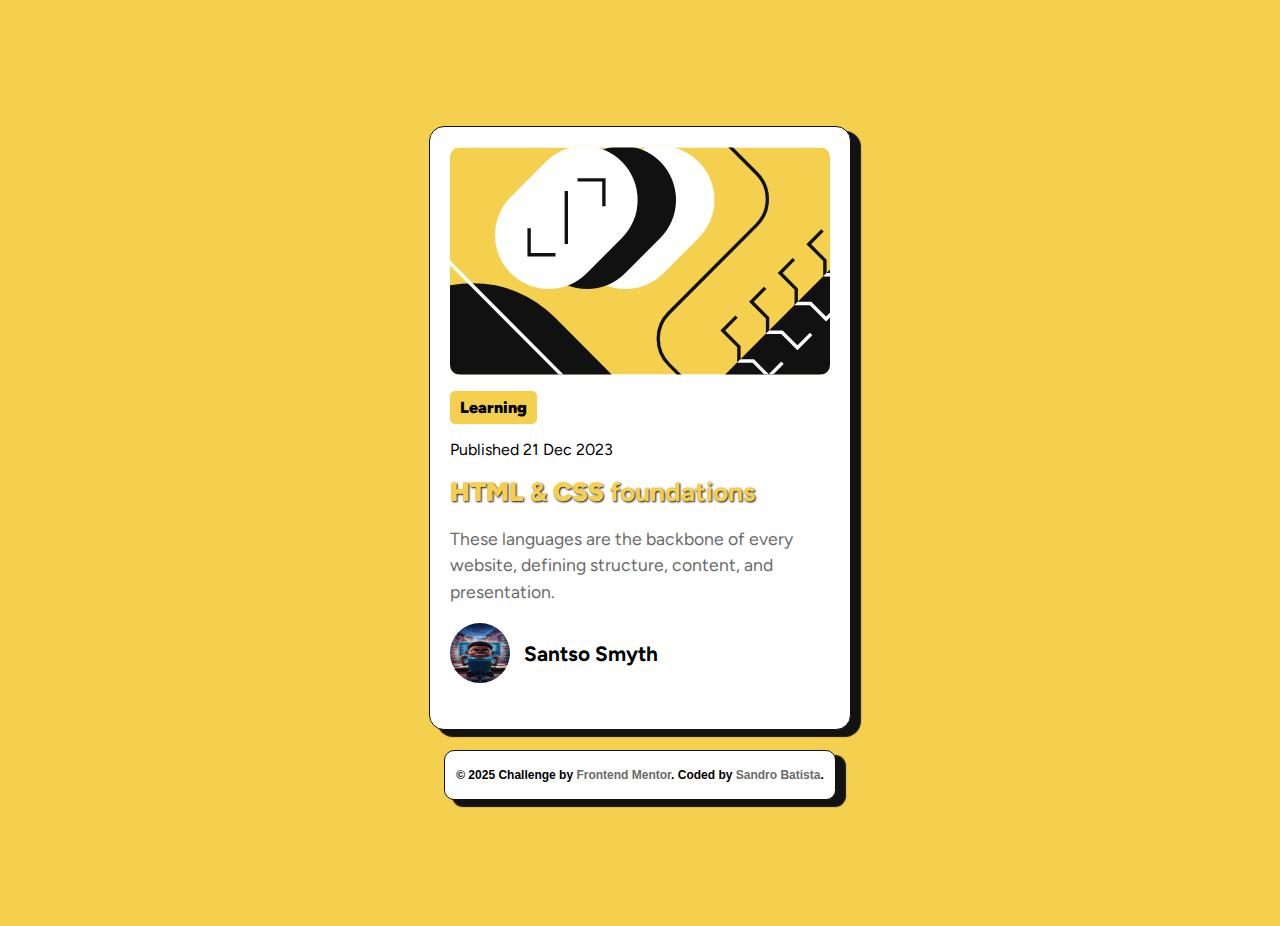
<file: blog-preview-card/index.html>
<!DOCTYPE html>
<html lang="en">
<head>
    <meta charset="UTF-8">
    <meta name="viewport" content="width=device-width, initial-scale=1.0">
    <meta name="description" content="Blog card about HTML & CSS foundations.">
    <meta name="author" content="Sandro Batista">
    <title>Blog Card</title>
    <link rel="shortcut icon" href="assets/images/favicon-32x32.png" type="image/x-icon">
    <link rel="stylesheet" href="assets/css/style.css">
</head>
<body>
    <main>
        <div id="blog-header">
            <img src="assets/images/illustration-article.svg" alt="Decorative illustration of a blog article">
            <p>Learning</p>
        </div>
        <div id="pub-date">
            <time datetime="2023-12-21">Published 21 Dec 2023</time>
        </div>
        <article>
            <h1><abbr title="HyperText Markup Language">HTML</abbr> &amp; <abbr title="Cascading Style Sheets">CSS</abbr> foundations</h1>
            <p>These languages are the backbone of every website, defining structure, content, and presentation.</p>
        </article>
        <footer id="blog-perfil">
            <img src="assets/images/bVh_5EGnTd6Kr7so1tKiXQ.webp" alt="">
            <p>Santso Smyth</p>
        </footer>
    </main>
    <footer id="footer">
        <p>&copy; 2025 Challenge by <a href="https://www.frontendmentor.io/?ref=challenge">Frontend Mentor</a>. Coded by <a href="https://github.com/devsandrobatista" target="_blank">Sandro Batista</a>.</p>
    </footer>
</body>
</html>
</file>
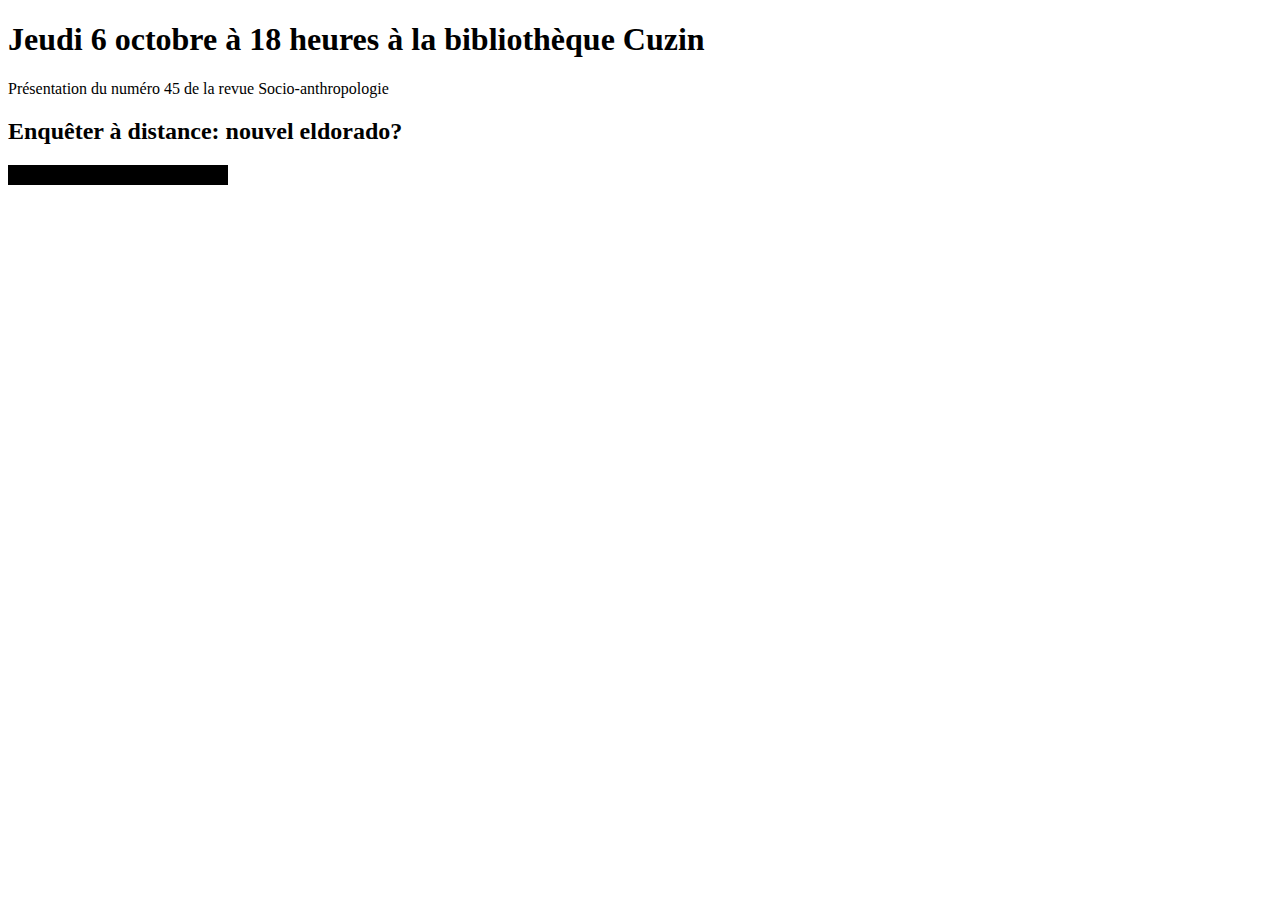
<file: hoje/index.html>
<!DOCTYPE html>
<html lang="en">
<head>
    <meta charset="UTF-8">
    <meta name="viewport" content="width=device-width, initial-scale=1.0">
    <title>Document</title>
    <style>
        .barra {
            background-color: black;
            width: 200px;
            padding: 10px;
            transform: rotate();
        }
    </style>
</head>
<body>
    <header>
        <h1>Jeudi 6 octobre à 18 heures à la bibliothèque Cuzin</h1>
        <p>Présentation du numéro 45 de la revue Socio-anthropologie</p>
        <h2>Enquêter à distance: nouvel eldorado?</h2>
        <div class="barra">

        </div>
    </header>
</body>
</html>
</file>
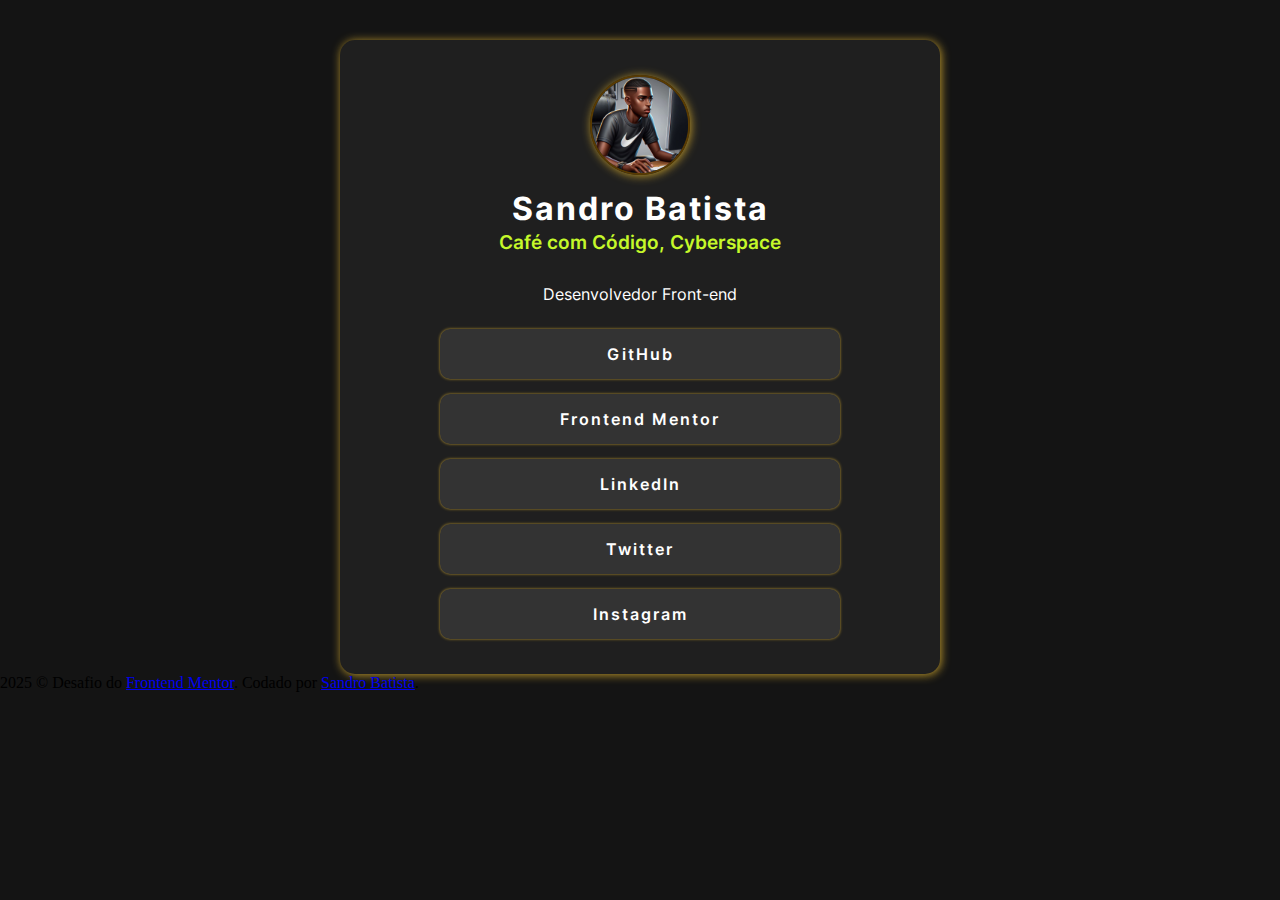
<file: perfil-de-links-sociais/index.html>
<!DOCTYPE html>
<html lang="pt-BR">
<head>
    <meta charset="UTF-8">
    <meta name="viewport" content="width=device-width, initial-scale=1.0">
    <title></title>
    <link rel="shortcut icon" href="assets/images/favicon-32x32.png" type="image/x-icon">
    <link rel="stylesheet" href="assets/css/style.css">
</head>
<body>
    <main>
        <header>
            <img src="assets/images/programador-negro.jpeg" title="@devsandrobatista" width="100" height="100" alt="Foto de perfil de Sandro Batista">
            <h1 id="nome">Sandro Batista</h1>
            <a href="https://www.google.com/maps/@0,0,4z" target="_blank" rel="noopener noreferrer" id="localizacao" title="Localização Fictícia no Mapa">Café com Código, Cyberspace</a>
        </header>
        <p id="cargo">Desenvolvedor Front-end</p>
        <nav>
            <ul>
                <li class="ativo"><a href="https://github.com/devsandrobatista" target="_blank" rel="noopener noreferrer">GitHub</a></li>
                <li class="ativo"><a href="https://www.frontendmentor.io/profile/devsandrobatista" target="_blank" rel="noopener noreferrer">Frontend Mentor</a></li>
                <li class="inativo" title="Perfil do LinkedIn não disponível"><a href="#">LinkedIn</a></li>
                <li class="inativo" title="Perfil do Twitter não disponível"><a href="#">Twitter</a></li>
                <li class="inativo" title="Perfil do Instagram não disponível"><a href="#">Instagram</a></li>
            </ul>
        </nav>
    </main>
    <footer>
        <p>
            2025 &copy; Desafio do <a href="https://www.frontendmentor.io/" target="_blank" rel="noopener noreferrer">Frontend Mentor</a>. 
            Codado por <a href="https://https://github.com/devsandrobatista" target="_blank" rel="noopener noreferrer">Sandro Batista</a>.
        </p>
    </footer>
</body>
</html>
</file>
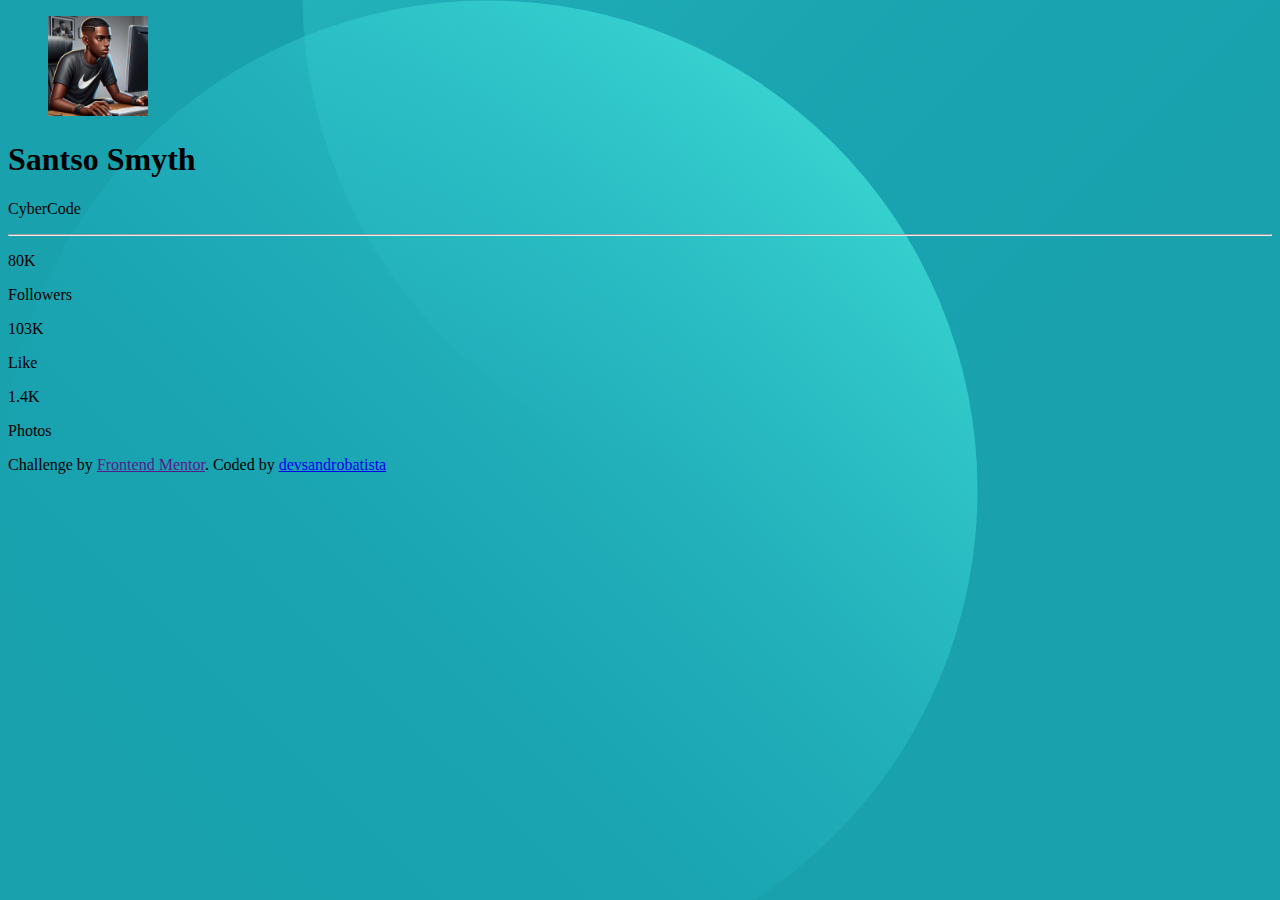
<file: profile-card/index.html>
<!DOCTYPE html>
<html lang="en">
<head>
    <meta charset="UTF-8">
    <meta name="viewport" content="width=device-width, initial-scale=1.0">
    <title>Profile Card</title>
    <link rel="stylesheet" href="assets/css/style.css">
</head>
<body>
    <main>
        <div class="img-capa">
        </div>
        <figure class="img-perfil">
            <img src="https://devsandrobatista.github.io/challenges/perfil-de-links-sociais/assets/images/programador-negro.jpeg" width="100" height="100" alt="">
        </figure>
        <section class="information">
            <h1 class="name">Santso Smyth</h1>
            <p class="city">CyberCode</p>
        </section>
        <hr>
        <section class="stats-container">
            <div class="followers container">
                <p class="num">80K</p>
                <p class="label">Followers</p>
            </div>
            <div class="like container">
                <p class="num">103K</p>
                <p class="label">Like</p>
            </div>
            <div class="photos container">
                <p class="num">1.4K</p>
                <p class="label">Photos</p>
            </div>
        </section>
    </main>  
    <footer>
        Challenge by <a href="" class="link">Frontend Mentor</a>. Coded by <a href="https://www.frontendmentor.io/profile/devsandrobatista" class="link">devsandrobatista
    </footer>
</body>
</html>
</file>
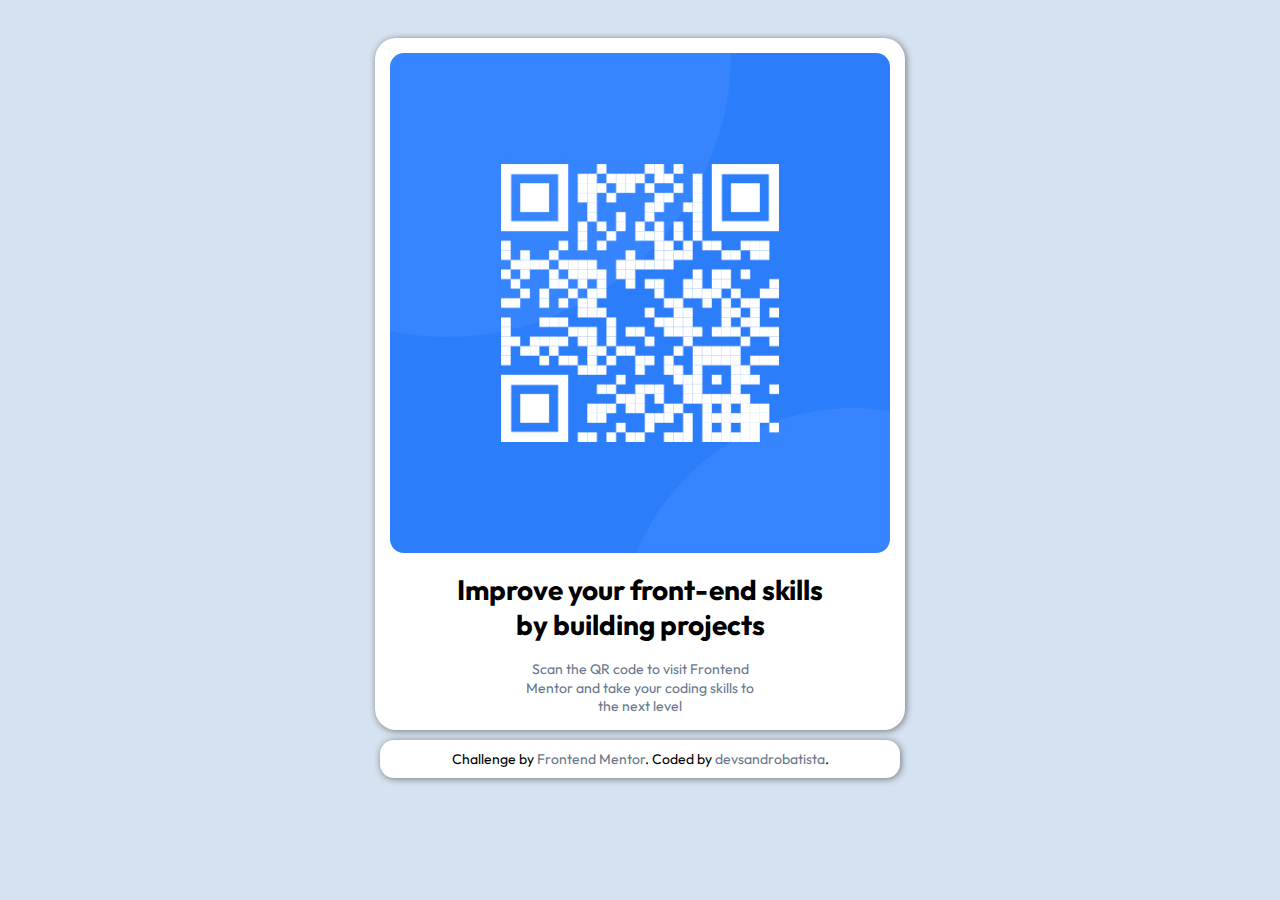
<file: qr-code/index.html>
<!DOCTYPE html>
<html lang="en">
<head>
    <meta charset="UTF-8">
    <meta name="viewport" content="width=device-width, initial-scale=1.0">
    <title>Frontend Mentor|QR code component</title>
    <style>
        @import url('https://fonts.googleapis.com/css2?family=Outfit:wght@100..900&display=swap');

        :root {
            --slate1: hsl(212, 45%, 89%);
            --slate2: hsl(216, 15%, 48%);
            --slate3: hsl(218, 44%, 22%);
            --font-default: 'Arial', Helvetica, sans-serif;
            --font-destaque: 'Outfit', sans-serif;
        }

        body {
            background-color: var(--slate1);
        }

        div#main, #footer{
            background-color: #fff;
            box-shadow: 1px 1px 7px rgba(0, 0, 0, 0.479);
            border-radius: 1.5em;
            width: 88%;
            max-width: 500px;
            padding:15px;
            margin: 3% auto 0;

            font-family: var(--font-destaque);
            font-size: 14px;
            text-align: center;
        }

        #main > #picture > img {
            display: block;
            width: 100%;
            border-radius: 1em;
            margin: 0 auto;
        }

        #section {
            max-width: 400px;
            margin: 0 auto;
        }

        #section > p {
            max-width: 250px;
            margin: auto;

            color: var(--slate2);
            line-height: 1.3em;
        }

        #footer {
            border-radius: 1em;
            padding: 10px;
            margin: 10px auto;
        }

        #footer a {
            color: var(--slate2);
            text-decoration: none;
        }

        #footer a:hover {
            color: var(--slate3);
            text-decoration: underline;
        }
    </style>
</head>
<body>
    <div id="main">
        <div id="picture">
            <img src="assets/images/image-qr-code.png" alt="QR code leading to Frontend Mentor">
        </div>
        <div id="section">
            <h1>Improve your front-end skills by building projects</h1>
            <p>Scan the QR code to visit Frontend Mentor and take your coding skills to the next level</p>
        </div>
    </div>
    <div id="footer">Challenge by <a href="" class="link">Frontend Mentor</a>. Coded by <a href="https://www.frontendmentor.io/profile/devsandrobatista" class="link">devsandrobatista</a>.</div>
</body>
</html>
</file>
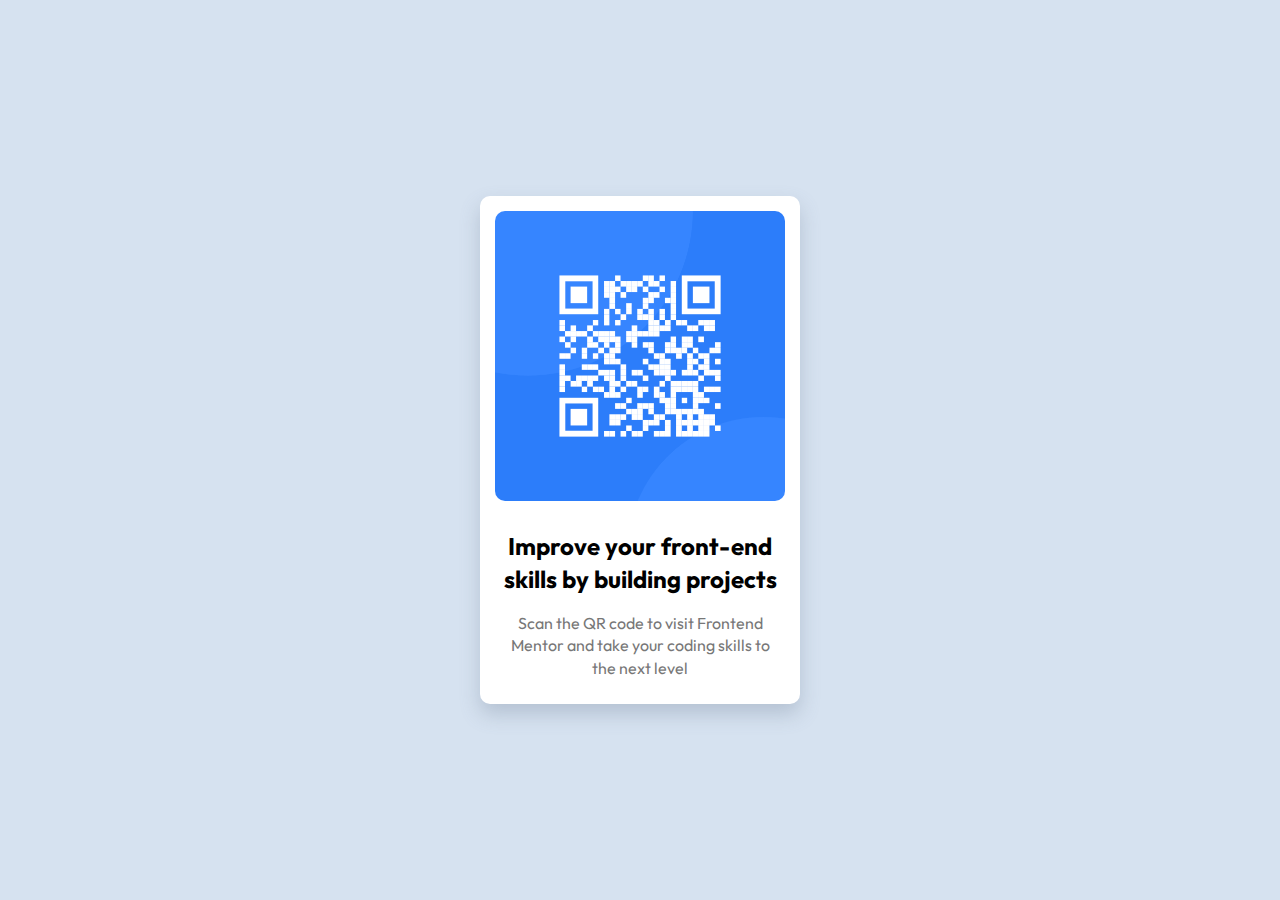
<file: qr-code/index2.html>
<!DOCTYPE html>
<html lang="en">
  <head>
    <meta charset="UTF-8" />
    <meta name="viewport" content="width=device-width, initial-scale=1.0" />
    <title>QR Code Component</title>
    <link rel="stylesheet" href="assets/css/reset.css" />
    <link rel="stylesheet" href="assets/css/sytle.css" />
  </head>
  <body>
    <main class="container">
      <figure>
        <img
          src="assets/images/image-qr-code.png"
          class="qr-img"
          alt="QR Image"
        />
      </figure>
      <section>
        <h1 class="main-title">
          Improve your front-end skills by building projects
        </h1>
        <p class="main-description">
          Scan the QR code to visit Frontend Mentor and take your coding skills
          to the next level
        </p>
      </section>
    </main>
  </body>
</html>
</file>
<file: blog-preview-card/assets/css/style.css>
@charset "UTF-8";

@font-face {
    font-family: 'Figtree';
    src: url('../fonts/Figtree-VariableFont_wght.ttf') format('truetype');
}

:root {
    --background-color: hsl(47, 88%, 63%);
    --text-color: hsl(0, 0%, 42%);
    --shadow-color: hsl(0, 0%, 7%);
    --card-background: hsl(0, 0%, 100%);

    --font1: 'Figtree', sans-serif;
}

body {
    background-color: var(--background-color);
    font-family: Arial, Helvetica, sans-serif
}

main {
    background-color: var(--card-background);
    width: 80%;
    max-width: 380px;
    border: 1px solid var(--shadow-color);
    border-radius: 15px;
    box-shadow: 9px 6px 1px 1px var(--shadow-color);
    padding: 20px;
    margin: 10% auto 20px;

    font-family: var(--font1);
}

#blog-header img {
    display: block;
    width: 100%;
    border-radius: 10px;
    margin: auto;
}

#blog-header p {
    display: inline-block;
    background-color: var(--background-color);
    padding: 7px 10px;
    border-radius: 5px;

    font-weight: 900;
}

article h1 {
    color: var(--background-color);
    text-shadow: 1px 1px 2px var(--shadow-color);
    font-size: 1.65em;
}

article h1 abbr {
    text-decoration: none;
    font-weight: 900;
}

article p {
    color: var(--text-color);
    font-family: 'Figtree', sans-serif;
    font-size: 1.1rem;
    line-height: 1.5;
    margin-top: 10px;
}

#blog-perfil {
    display: inline-block;
}

#blog-perfil img{
    width: 60px;
    height: 60px;
    border-radius: 50%;
    transition: linear 0.3s;
}

#blog-perfil img:hover {
    box-shadow: 0 0 10px var(--shadow-color);
    transform: scale(1.4);
}

#blog-perfil p {
    display: inline-block;
    position: relative;
    top: -22px;
    left: 10px;

    font-weight: bold;
    font-size: 1.3em;
}

#footer {
    background-color: var(--card-background);
    width: 80%;
    max-width: 380px;
    border: 1px solid var(--shadow-color);
    border-radius: 10px;
    box-shadow: 9px 6px 1px 1px var(--shadow-color);
    margin: 0 auto 10%;
    padding: 5px 5px;

    font-weight: bold;
    font-size: .75em;
    text-align: center;
}

#footer a {
    color: var(--text-color);
    text-decoration: none;
}

#footer a:hover {
    color: var(--background-color);
    text-decoration: underline;
}
</file>
<file: perfil-de-links-sociais/assets/css/style.css>
@charset "UTF-8";

@font-face {
    font-family: 'Inter';
    src: url('../fonts/Inter-VariableFont_slnt\,wght.ttf') format('truetype');
}

* {
    margin: 0;
    padding: 0;
    box-sizing: border-box;
}

:root {
    --green: hsl(75, 94%, 57%);
    --grey0 : hsl(0, 0%, 50%);
    --grey1: hsl(0, 0%, 20%);
    --grey2: hsl(0, 0%, 12%);
    --grey3: hsl(0, 0%, 8%);

    --font1: 'Inter', sans-serif;
}

body {
    background-color: var(--grey3);
}

main {
    background-color: var(--grey2);
    box-shadow: 1px 1px 10px #BF9A2C;
    border-radius: 15px;
    max-width: 600px;
    min-width: 300px;
    margin: 40px auto 0;
    padding: 5px;
    color: #fff;
    font-family: var(--font1);
    text-align: center;
}

header {
    margin-bottom: 30px;
}

header img {
    border: 2px solid #593B02;
    box-shadow: 1px 1px 10px #BF9A2C;
    border-radius: 50%;
    transition: linear 0.3s;
    margin-top: 30px;
}

header img:hover{
    transform: scale(1.25);               
}

header #nome {
    letter-spacing: 2px;
    margin: 10px 0 2px;
}

header #localizacao {
    font-size: 1.2rem;
    color: var(--green);
    font-weight: 600;
    text-decoration: none;
}

header #localizacao:hover {
    content: '\2192';
    text-decoration: underline;
}

main #cargo {
    margin-bottom: 25px;
}
nav li {
    background-color: var(--grey1);
    box-shadow: 0 0 3px #BF9A2C;
    border-radius: 10px;
    max-width: 400px;
    padding: 15px;
    list-style: none;
    margin: 15px auto;
}

nav li:last-child {
    margin-bottom: 30px;
}

nav li:hover {
    transform: scale(1.15);
    transition: .3s;
    background-color: var(--green);
    box-shadow: 0 0 10px #BF9A2C;
}

nav li a {
    text-decoration: none;
    color: #fff;
    font-weight: 600;
    letter-spacing: 2px;
}

nav li a:hover {
    color: var(--grey2);
    font-weight: 700;
}
</file>
<file: profile-card/assets/css/style.css>
@import url('https://fonts.googleapis.com/css2?family=Kumbh+Sans:wght@100..900&display=swap');

:root {
    --dark-cyan: hsl(185, 75%, 39%);
    --v-dark-blue: hsl(229, 23%, 23%);
    --dark-g-blue: hsl(227, 10%, 46%);
    --dark-gray: hsl(0, 0%, 59%);
}

body {
    background-color: var(--dark-cyan);
    background-image: url('../images/bg-pattern-top.svg'), url('../images/bg-pattern-bottom.svg');
    background-position: left top, right bottom;
    background-repeat: no-repeat, no-repeat;
}

#main {
    background-color: #ffffff;
    width: 90%;
    max-width: 500px;
    border-radius: 15px;
    padding: 10px;
    margin: 5% auto;
}

#main #img-capa {
    background-image: url('../images/bg-pattern-card.svg');
    height: 150px;
    border-top-right-radius: 15px;
    border-top-left-radius: 15px;
    margin: -10px -10px -50px;
}

#main #img-perfil > img {
    display: block;
    border-radius: 50%;
    border: 6px solid #fff;
    margin: auto;
}

#main > #information {
    text-align: center;
}

#main > #information > #city {
    color: var(--dark-gray);
}

#main > #stats-container {
    text-align: center;
    margin: auto;
}

#main > #stats-container > .container {
    display: inline-block;
    text-align: center;
    margin: 0 25px;
}

#main > #stats-container .num {
    font-size: 1.5em;
    font-weight: bold;
    margin-bottom: -5px;
}

#main > #stats-container .label {
    color: var(--dark-gray);
    letter-spacing: 3px;
}
</file>
<file: qr-code/assets/css/sytle.css>
@import url("https://fonts.googleapis.com/css2?family=Outfit:wght@100..900&display=swap");

:root {
  --slate1: hsl(212, 45%, 89%);
  --slate2: hsl(216, 15%, 48%);
  --slate3: hsl(218, 44%, 22%);
  --font-default: "Arial", Helvetica, sans-serif;
  --font-destaque: "Outfit", sans-serif;
}

body {
  height: 100vh;
  background-color: var(--slate1);

  display: flex;
  justify-content: center;
  align-items: center;

  font-family: var(--font-default);
}

.container {
  background-color: #fff;
  max-width: 320px;
  width: 90%;
  padding: 15px;
  border-radius: 10px;
  box-shadow: 0 10px 20px hsl(216, 15%, 48%, 0.3);

  display: flex;
  flex-direction: column;
  align-items: center;
  gap: 15px;
}

.qr-img {
  width: 100%;
  border-radius: 10px;
}

section {
  width: 300px;
  padding: 10px;

  font-family: var(--font-destaque);
  text-align: center;
  line-height: 1.4;
}

.main-title {
  margin-bottom: 15px;
  font-size: 24px;
}

.main-description {
  color: #777;
}
</file>
